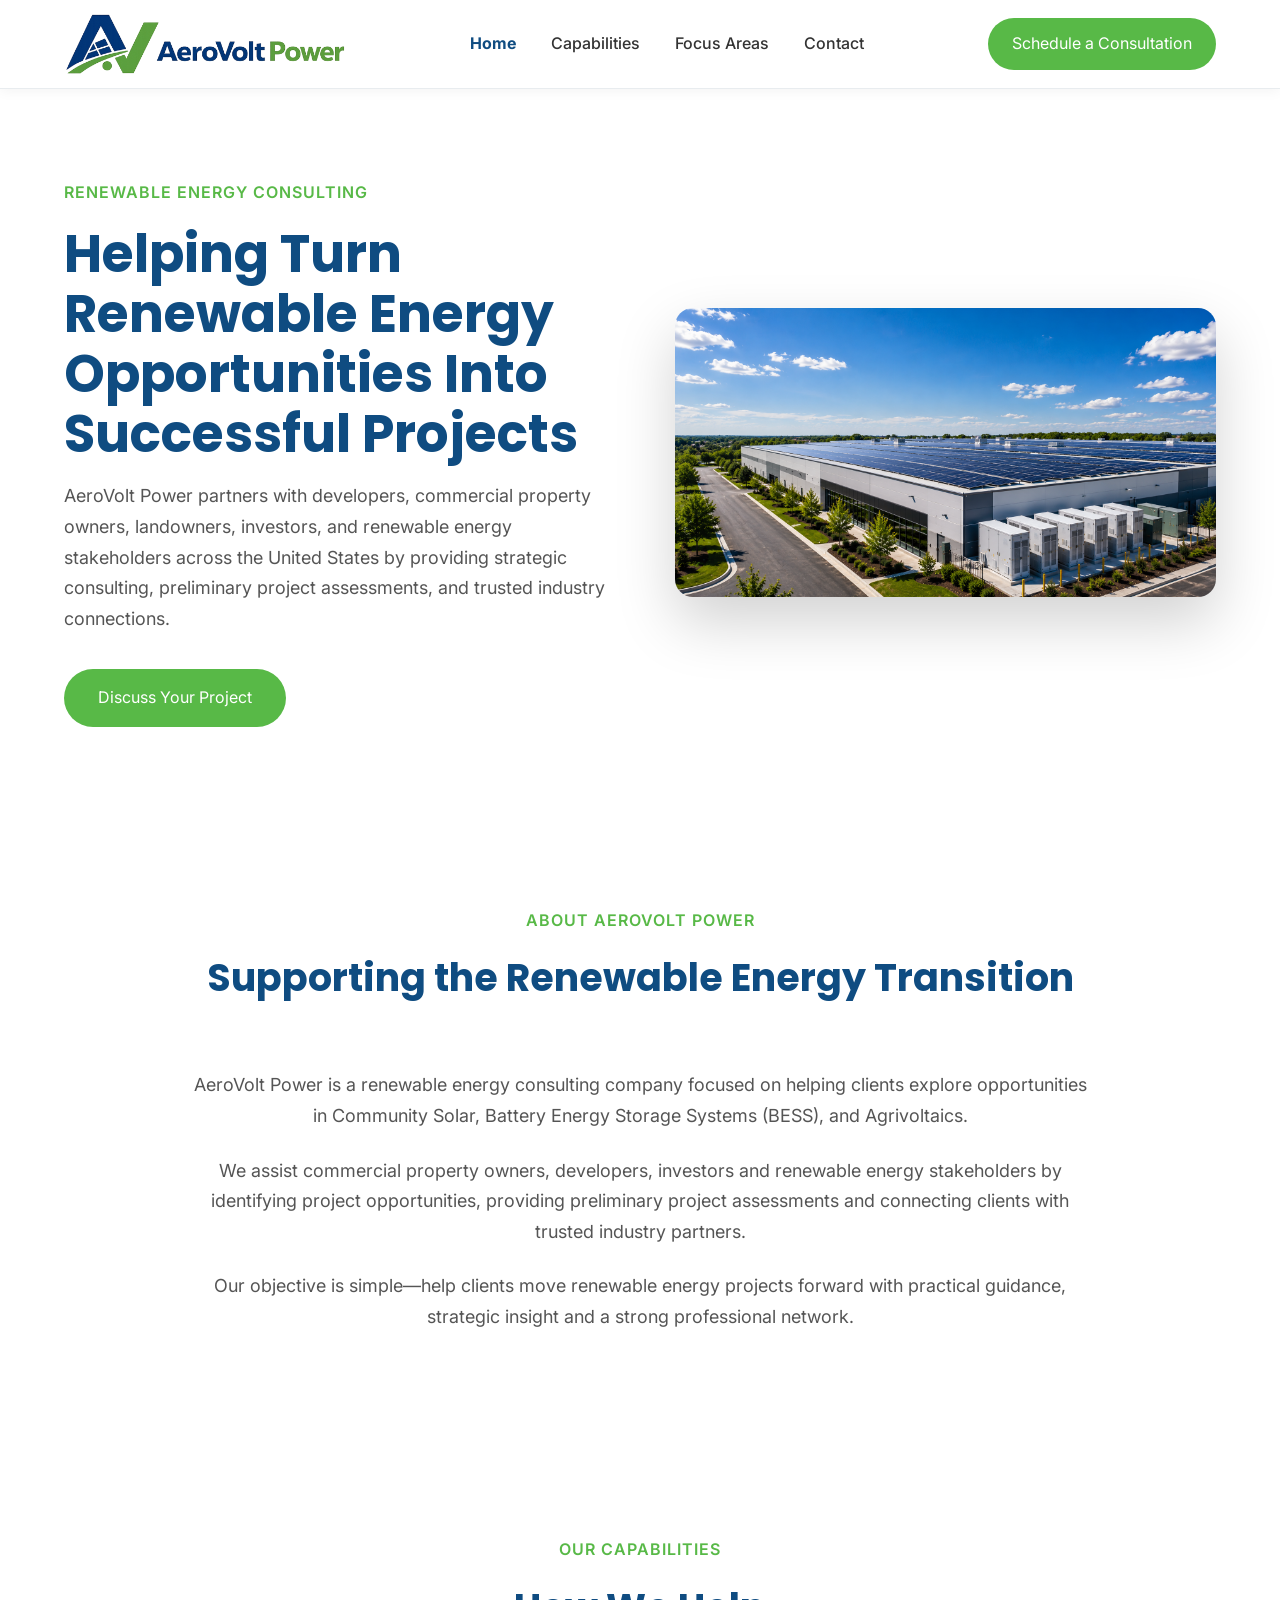
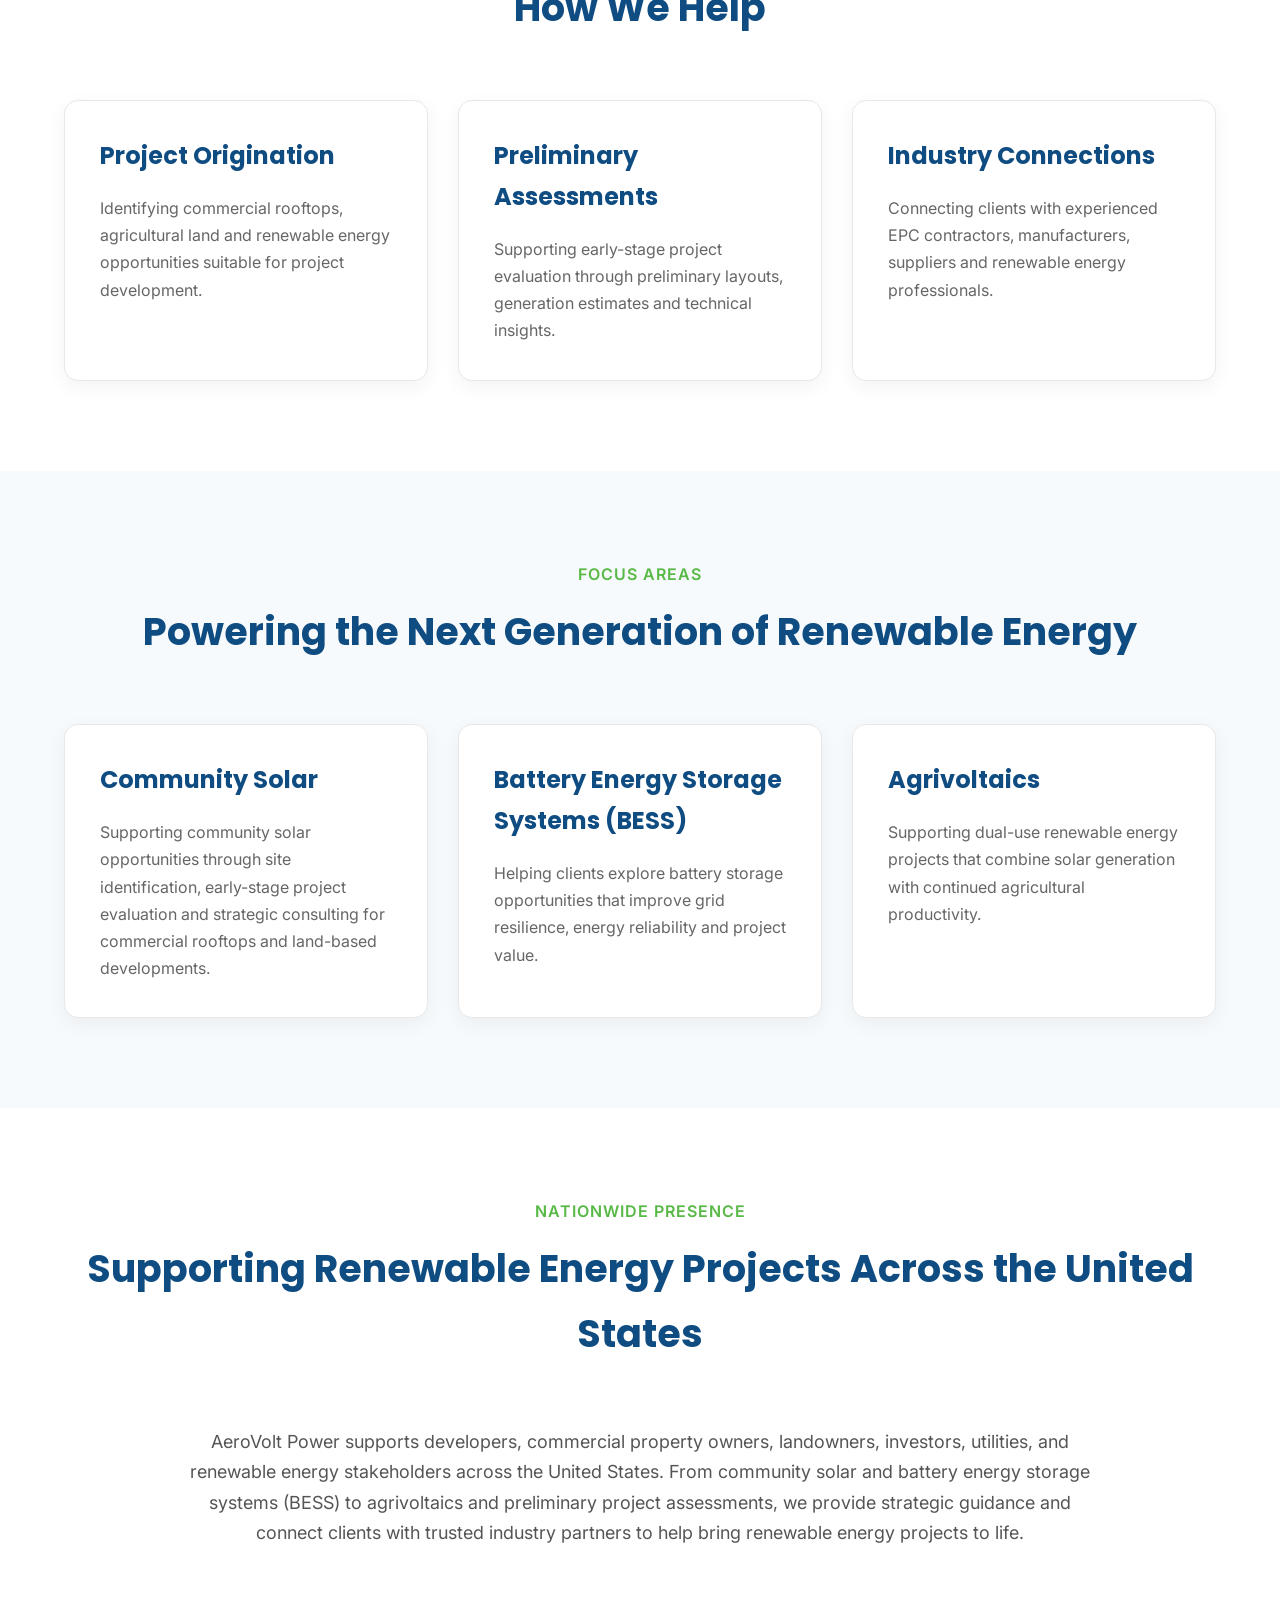
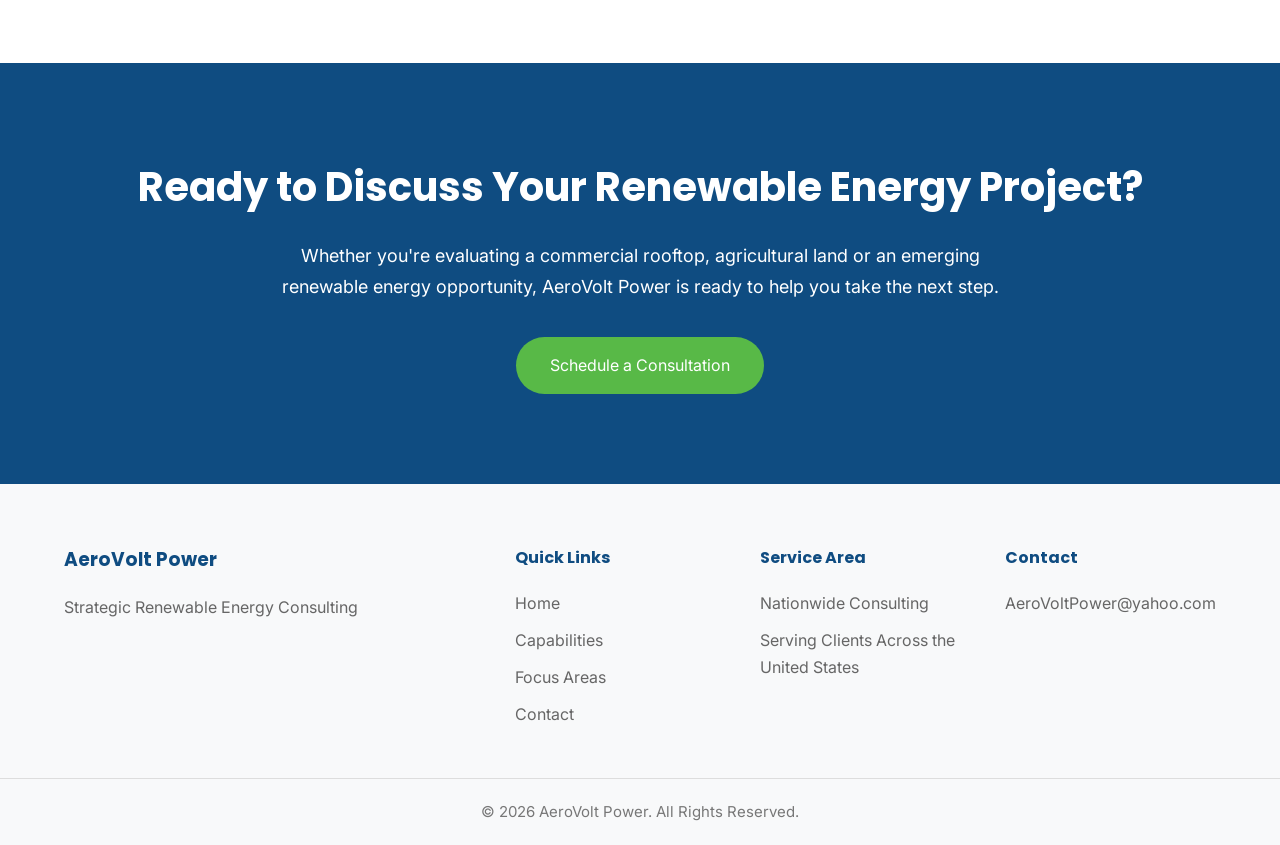
<file: index.html>
<!DOCTYPE html>
<html lang="en">

<head>

<meta charset="UTF-8">

<meta name="viewport" content="width=device-width, initial-scale=1.0">

<title>AeroVolt Power | Community Solar, BESS & Renewable Energy Consulting USA</title>
<meta name="description"
content="Strategic consulting for Community Solar, Battery Energy Storage Systems (BESS), Agrivoltaics, and renewable energy projects across the United States.">

<link rel="preconnect" href="https://fonts.googleapis.com">

<link rel="preconnect" href="https://fonts.gstatic.com" crossorigin>

<link href="https://fonts.googleapis.com/css2?family=Inter:wght@300;400;500;600&family=Poppins:wght@500;600;700&display=swap"
rel="stylesheet">

<link rel="stylesheet" href="style.css">
<link rel="icon" type="image/x-icon" href="favicon.PNG">
<link rel="icon" type="image/png" sizes="32x32" href="favicon-32X32.png">
<link rel="icon" type="image/png" sizes="16x16" href="favicon-16X16.png">
<link rel="apple-touch-icon" sizes="180x180" href="apple-touch-icon.png">

</head>

<body>

<header>

<div class="container">

<a href="index.html" class="logo">
    <img src="logo.PNG" alt="AeroVolt Power Logo">
</a>

<nav>

<ul>

<li><a href="index.html">Home</a></li>

<li><a href="capabilities.html">Capabilities</a></li>

<li><a href="focus-areas.html">Focus Areas</a></li>

<li><a href="contact.html">Contact</a></li>

</ul>

</nav>

<a href="contact.html" class="btn-nav">

Schedule a Consultation

</a>

</div>

</header>

<section class="hero">

<div class="container hero-grid">

<div class="hero-text">

<span class="tagline">

Renewable Energy Consulting

</span>

<h1>

Helping Turn Renewable Energy Opportunities Into Successful Projects

</h1>

<p>

AeroVolt Power partners with developers, commercial property owners, landowners, investors, and renewable energy stakeholders across the United States by providing strategic consulting, preliminary project assessments, and trusted industry connections.

</p>

<a href="contact.html" class="btn-primary">

Discuss Your Project

</a>

</div>

<div class="hero-image">

<img src="hero-v2.webp" alt="Commercial rooftop solar with battery energy storage">

</div>

</div>

</section>
<section class="about">

<div class="container">

<div class="section-heading">

<span>About AeroVolt Power</span>

<h2>Supporting the Renewable Energy Transition</h2>

</div>

<div class="about-content">

<p>

AeroVolt Power is a renewable energy consulting company focused on helping clients
explore opportunities in Community Solar, Battery Energy Storage Systems (BESS),
and Agrivoltaics.

</p>

<p>

We assist commercial property owners, developers, investors and renewable energy
stakeholders by identifying project opportunities, providing preliminary project
assessments and connecting clients with trusted industry partners.

</p>

<p>

Our objective is simple—help clients move renewable energy projects forward with
practical guidance, strategic insight and a strong professional network.

</p>

</div>

</div>

</section>

<section class="services">

<div class="container">

<div class="section-heading">

<span>Our Capabilities</span>

<h2>How We Help</h2>

</div>

<div class="cards">

<div class="card">

<h3>Project Origination</h3>

<p>

Identifying commercial rooftops, agricultural land and renewable energy
opportunities suitable for project development.

</p>

</div>

<div class="card">

<h3>Preliminary Assessments</h3>

<p>

Supporting early-stage project evaluation through preliminary layouts,
generation estimates and technical insights.

</p>

</div>

<div class="card">

<h3>Industry Connections</h3>

<p>

Connecting clients with experienced EPC contractors, manufacturers,
suppliers and renewable energy professionals.

</p>

</div>

</div>

</div>

</section>
<section class="focus-areas">

<div class="container">

<div class="section-heading">

<span>Focus Areas</span>

<h2>Powering the Next Generation of Renewable Energy</h2>

</div>

<div class="cards">

<div class="card">

<h3>Community Solar</h3>

<p>

Supporting community solar opportunities through site identification,
early-stage project evaluation and strategic consulting for commercial
rooftops and land-based developments.

</p>

</div>

<div class="card">

<h3>Battery Energy Storage Systems (BESS)</h3>

<p>

Helping clients explore battery storage opportunities that improve
grid resilience, energy reliability and project value.

</p>

</div>

<div class="card">

<h3>Agrivoltaics</h3>

<p>

Supporting dual-use renewable energy projects that combine solar
generation with continued agricultural productivity.

</p>

</div>

</div>

</div>

</section>

<section class="service-area">

<div class="container">

<div class="section-heading">

<span>Nationwide Presence</span>

<h2>Supporting Renewable Energy Projects Across the United States</h2>

</div>

<div class="about-content">

<p>

AeroVolt Power supports developers, commercial property owners, landowners, investors, utilities, and renewable energy stakeholders across the United States. From community solar and battery energy storage systems (BESS) to agrivoltaics and preliminary project assessments, we provide strategic guidance and connect clients with trusted industry partners to help bring renewable energy projects to life.
</p>

</div>

</div>

</section>

<section class="cta">

<div class="container">

<h2>

Ready to Discuss Your Renewable Energy Project?

</h2>

<p>

Whether you're evaluating a commercial rooftop,
agricultural land or an emerging renewable energy
opportunity, AeroVolt Power is ready to help you
take the next step.

</p>

<a href="contact.html" class="btn-primary">

Schedule a Consultation

</a>

</div>

</section>
<footer>

<div class="container footer-content">

<div>

<h3>AeroVolt Power</h3>

<p>

Strategic Renewable Energy Consulting

</p>

</div>

<div>

<h4>Quick Links</h4>

<p><a href="index.html">Home</a></p>

<p><a href="capabilities.html">Capabilities</a></p>

<p><a href="focus-areas.html">Focus Areas</a></p>

<p><a href="contact.html">Contact</a></p>

</div>

<div>
<h4>Service Area</h4>

<p>Nationwide Consulting</p>

<p>Serving Clients Across the United States</p>
</div>

<div>    
<h4>Contact</h4>

<p>

<a href="mailto:AeroVoltPower@yahoo.com">

AeroVoltPower@yahoo.com

</a>

</p>

</div>

</div>

<div class="copyright">

© 2026 AeroVolt Power. All Rights Reserved.

</div>

</footer>

<script src="script.js"></script>

</body>

</html>
</file>
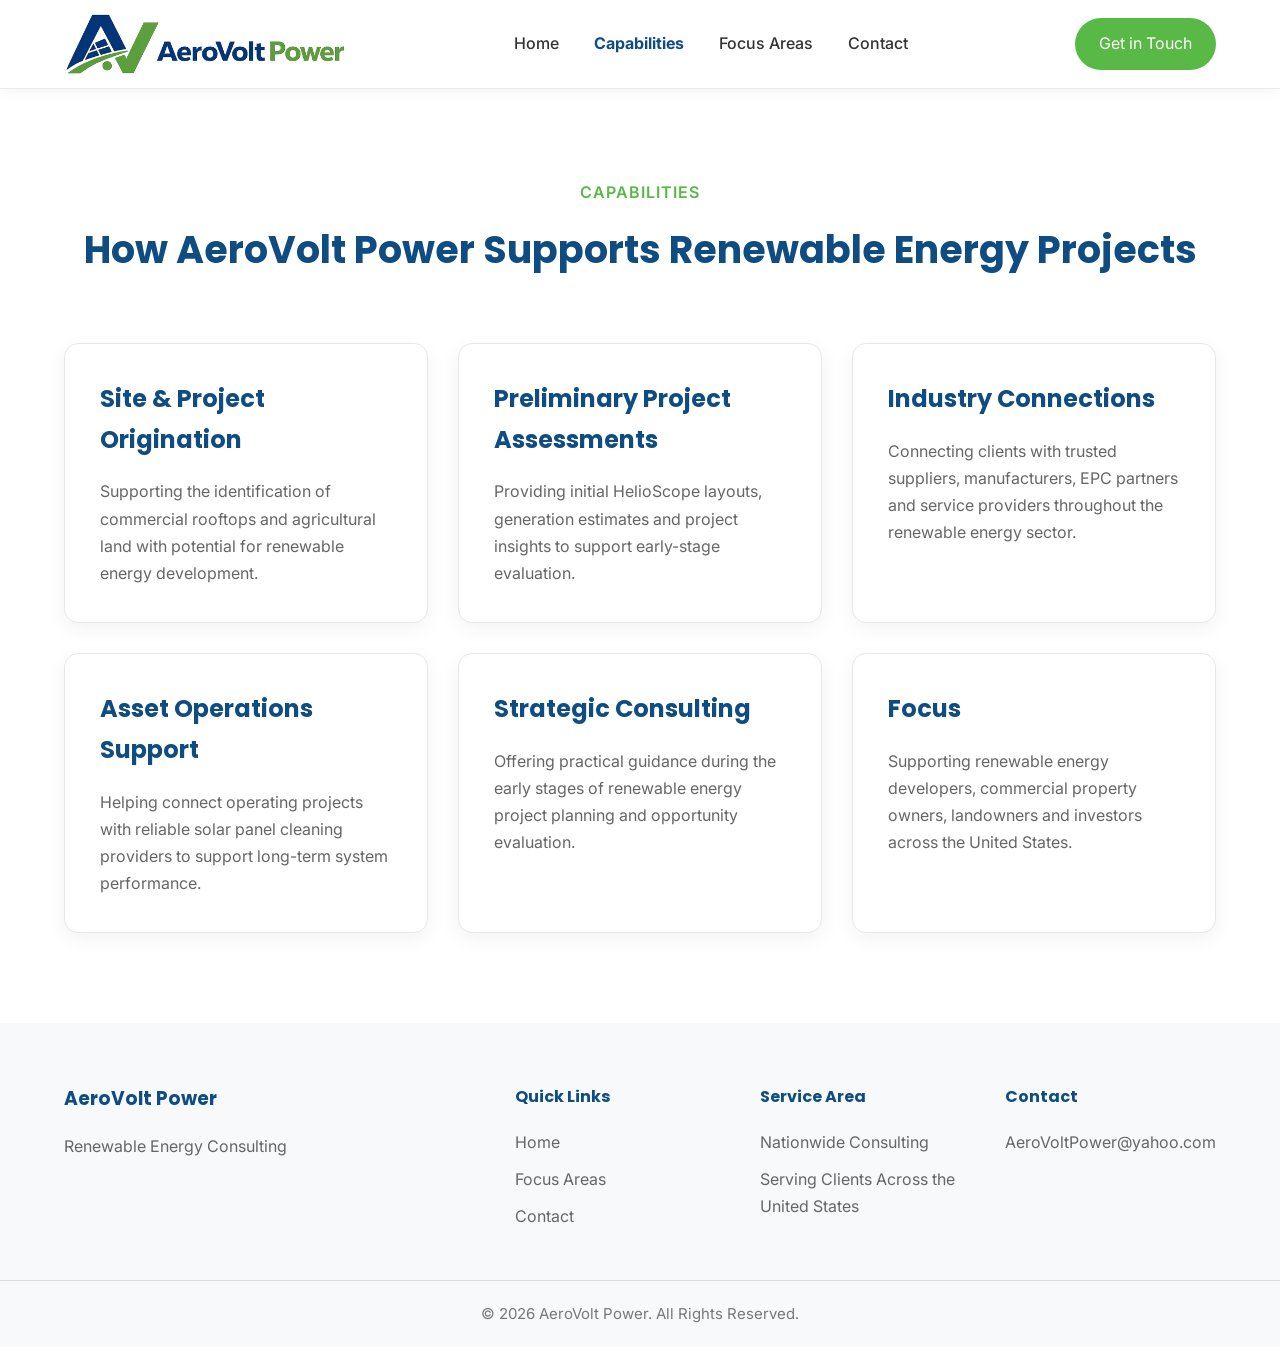
<file: capabilities.html>
<!DOCTYPE html>
<html lang="en">

<head>
    <meta charset="UTF-8">
    <meta name="viewport" content="width=device-width, initial-scale=1.0">

  <title>Renewable Energy Consulting Services | AeroVolt Power</title>

    <meta name="description"
        content="Explore AeroVolt Power's renewable energy consulting capabilities for Community Solar, Battery Energy Storage Systems (BESS), and Agrivoltaics.">

    <link rel="preconnect" href="https://fonts.googleapis.com">
    <link rel="preconnect" href="https://fonts.gstatic.com" crossorigin>

    <link href="https://fonts.googleapis.com/css2?family=Inter:wght@300;400;500;600&family=Poppins:wght@500;600;700&display=swap"
        rel="stylesheet">

    <link rel="stylesheet" href="style.css">
    <link rel="icon" type="image/x-icon" href="favicon.PNG">
<link rel="icon" type="image/png" sizes="32x32" href="favicon-32X32.png">
<link rel="icon" type="image/png" sizes="16x16" href="favicon-16X16.png">
<link rel="apple-touch-icon" sizes="180x180" href="apple-touch-icon.png">
</head>

<body>

<header>

<div class="container">

<a href="index.html" class="logo">
    <img src="logo.PNG" alt="AeroVolt Power Logo">
</a>

<nav>

<ul>

<li><a href="index.html">Home</a></li>
<li><a href="capabilities.html">Capabilities</a></li>
<li><a href="focus-areas.html">Focus Areas</a></li>
<li><a href="contact.html">Contact</a></li>

</ul>

</nav>

<a href="contact.html" class="btn-nav">

Get in Touch

</a>

</div>

</header>

<section>

<div class="container">

<div class="section-heading">

<span>Capabilities</span>

<h2>How AeroVolt Power Supports Renewable Energy Projects</h2>

</div>

<div class="cards">

<div class="card">

<h3>Site & Project Origination</h3>

<p>
Supporting the identification of commercial rooftops and agricultural land with
potential for renewable energy development.
</p>

</div>

<div class="card">

<h3>Preliminary Project Assessments</h3>

<p>
Providing initial HelioScope layouts, generation estimates and project insights
to support early-stage evaluation.
</p>

</div>

<div class="card">

<h3>Industry Connections</h3>

<p>
Connecting clients with trusted suppliers, manufacturers, EPC partners and
service providers throughout the renewable energy sector.
</p>

</div>

<div class="card">

<h3>Asset Operations Support</h3>

<p>
Helping connect operating projects with reliable solar panel cleaning providers
to support long-term system performance.
</p>

</div>

<div class="card">

<h3>Strategic Consulting</h3>

<p>
Offering practical guidance during the early stages of renewable energy project
planning and opportunity evaluation.
</p>

</div>

<div class="card">

<h3>Focus</h3>

<p>
Supporting renewable energy developers, commercial property owners, landowners and investors across the United States.
</p>

</div>

</div>

</div>

</section>

<footer>

<div class="container footer-content">

<div>

<h3>AeroVolt Power</h3>

<p>Renewable Energy Consulting</p>

</div>

<div>

<h4>Quick Links</h4>

<p><a href="index.html">Home</a></p>

<p><a href="focus-areas.html">Focus Areas</a></p>

<p><a href="contact.html">Contact</a></p>

</div>

<div>

<h4>Service Area</h4>

<p>Nationwide Consulting</p>

<p>Serving Clients Across the United States</p>

</div>

<div>

<h4>Contact</h4>

<p>AeroVoltPower@yahoo.com</p>

</div>

</div>

<div class="copyright">

© 2026 AeroVolt Power. All Rights Reserved.

</div>

</footer>

<script src="script.js"></script>

</body>

</html>
</file>
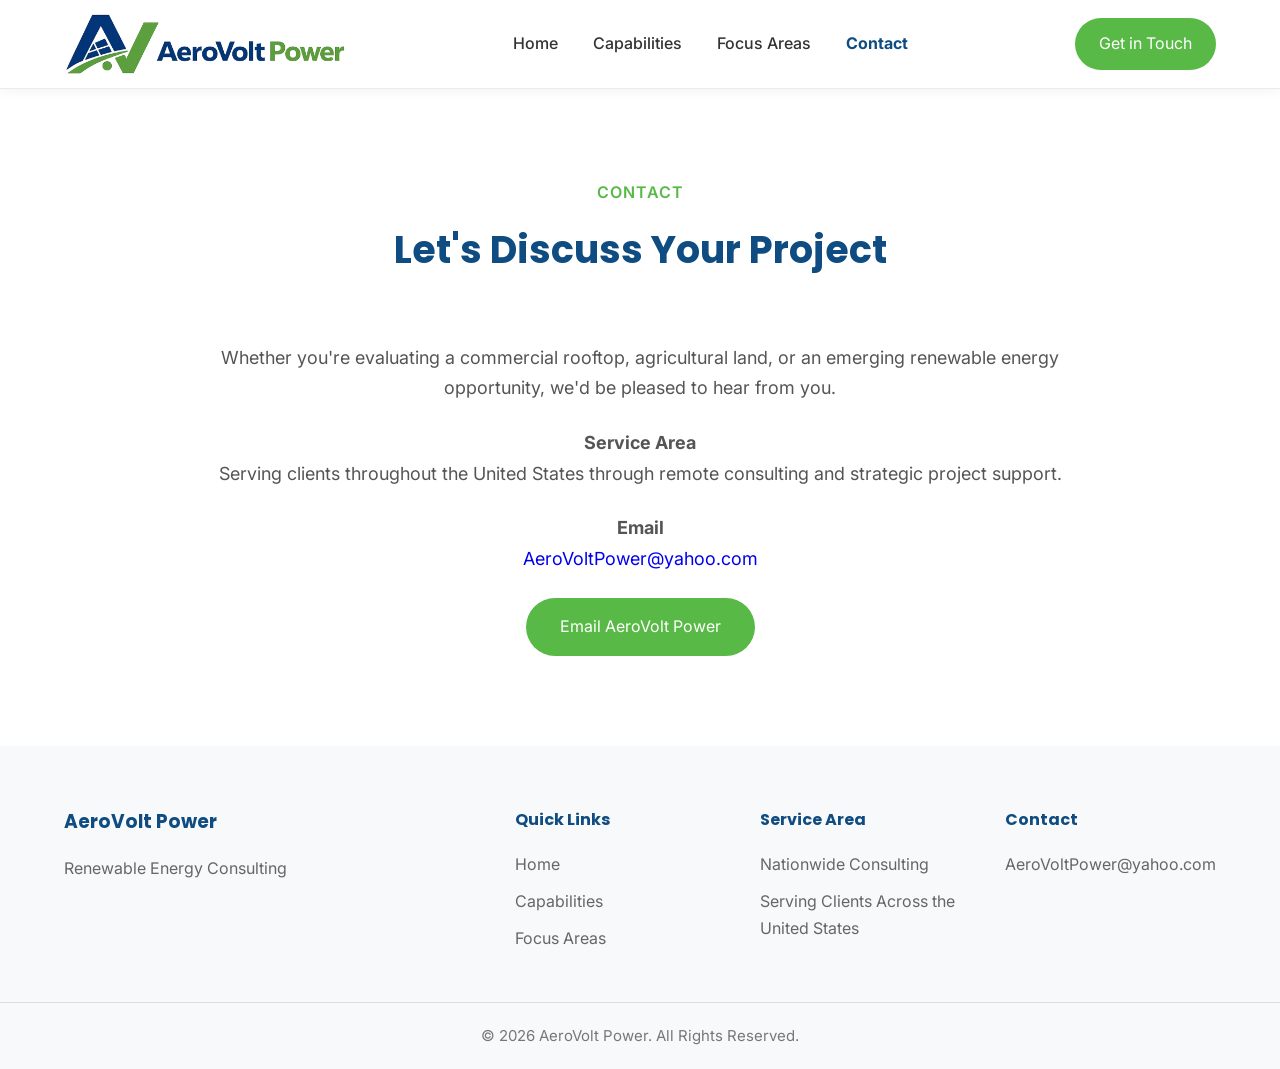
<file: contact.html>
<!DOCTYPE html>
<html lang="en">

<head>

<meta charset="UTF-8">

<meta name="description" content="Contact AeroVolt Power to discuss Community Solar, Battery Energy Storage Systems (BESS), Agrivoltaics, commercial rooftop screening, and renewable energy consulting services.">

<title>Contact AeroVolt Power | Renewable Energy Consulting</title>

<link rel="preconnect" href="https://fonts.googleapis.com">

<link rel="preconnect" href="https://fonts.gstatic.com" crossorigin>

<link href="https://fonts.googleapis.com/css2?family=Inter:wght@300;400;500;600&family=Poppins:wght@500;600;700&display=swap" rel="stylesheet">

<link rel="stylesheet" href="style.css">
<link rel="icon" type="image/x-icon" href="favicon.PNG">
<link rel="icon" type="image/png" sizes="32x32" href="favicon-32X32.png">
<link rel="icon" type="image/png" sizes="16x16" href="favicon-16X16.png">
<link rel="apple-touch-icon" sizes="180x180" href="apple-touch-icon.png">

</head>

<body>

<header>

<div class="container">

<a href="index.html" class="logo">
    <img src="logo.PNG" alt="AeroVolt Power Logo">
</a>

<nav>

<ul>

<li><a href="index.html">Home</a></li>

<li><a href="capabilities.html">Capabilities</a></li>

<li><a href="focus-areas.html">Focus Areas</a></li>

<li><a href="contact.html">Contact</a></li>

</ul>

</nav>

<a href="contact.html" class="btn-nav">

Get in Touch

</a>

</div>

</header>

<section>

<div class="container">

<div class="section-heading">

<span>Contact</span>

<h2>Let's Discuss Your Project</h2>

</div>

<div class="about-content">

<p>

Whether you're evaluating a commercial rooftop, agricultural land, or an emerging renewable energy opportunity, we'd be pleased to hear from you.

</p>

<p>

<strong>Service Area</strong><br>

Serving clients throughout the United States through remote consulting and strategic project support.

</p>

<p>

<strong>Email</strong><br>

<a href="mailto:AeroVoltPower@yahoo.com">AeroVoltPower@yahoo.com</a>

</p>

<a class="btn-primary" href="mailto:AeroVoltPower@yahoo.com">

Email AeroVolt Power

</a>

</div>

</div>

</section>

<footer>

<div class="container footer-content">

<div>

<h3>AeroVolt Power</h3>

<p>Renewable Energy Consulting</p>

</div>

<div>

<h4>Quick Links</h4>

<p><a href="index.html">Home</a></p>

<p><a href="capabilities.html">Capabilities</a></p>

<p><a href="focus-areas.html">Focus Areas</a></p>

</div>

<div>

<h4>Service Area</h4>

<p>Nationwide Consulting</p>

<p>Serving Clients Across the United States</p>
</div>

<div>

<h4>Contact</h4>

<p>AeroVoltPower@yahoo.com</p>

</div>

</div>

<div class="copyright">

© 2026 AeroVolt Power. All Rights Reserved.

</div>

</footer>

<script src="script.js"></script>

</body>

</html>
</file>
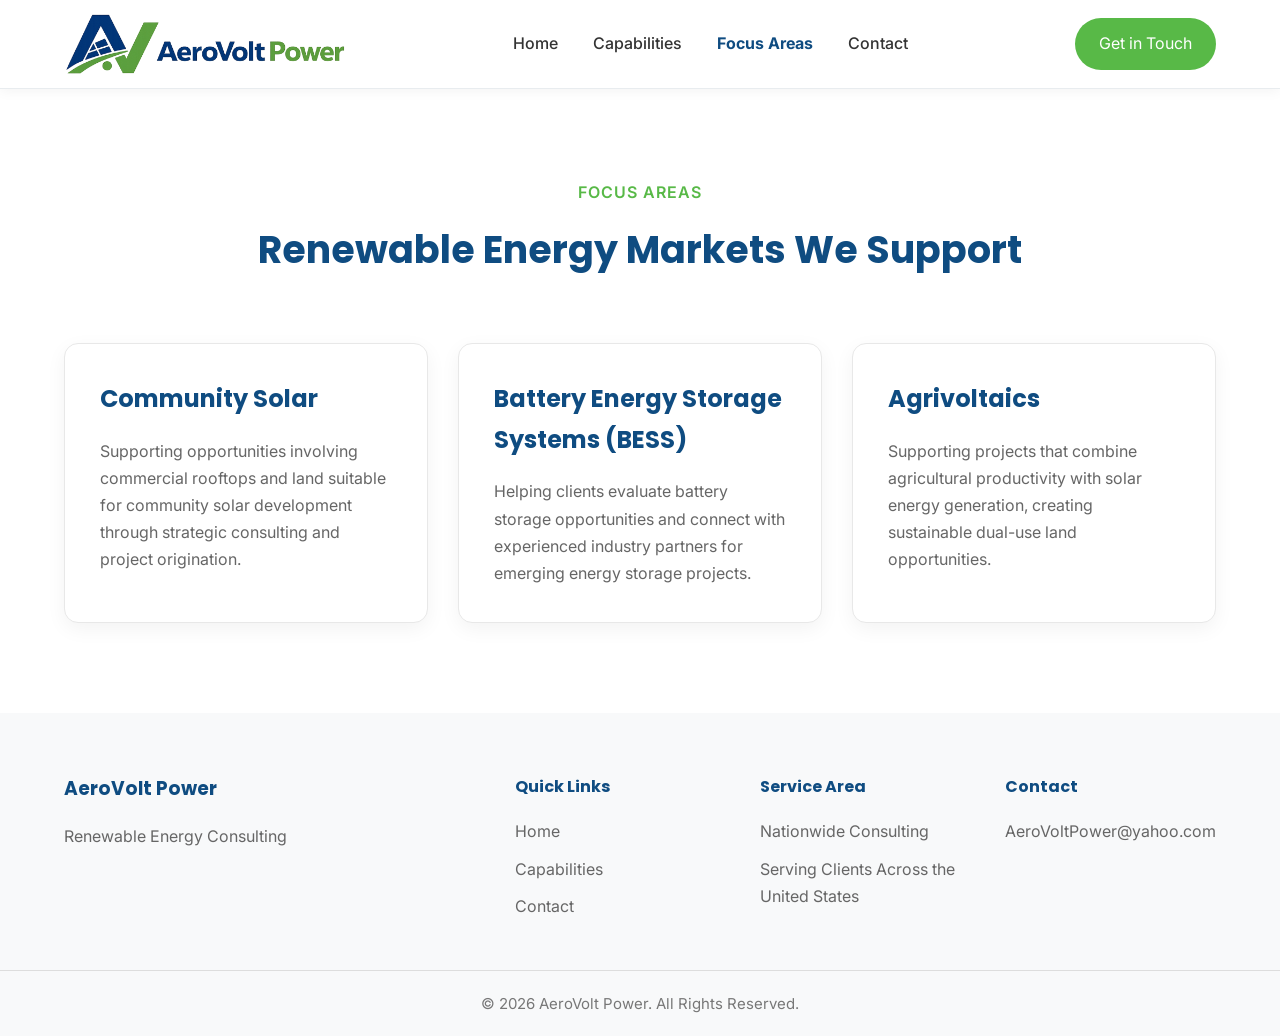
<file: focus-areas.html>
<!DOCTYPE html>
<html lang="en">

<head>
    <meta charset="UTF-8">
    <meta name="viewport" content="width=device-width, initial-scale=1.0">
   <title>Community Solar, BESS & Agrivoltaics | AeroVolt Power</title>
    <link rel="preconnect" href="https://fonts.googleapis.com">
    <link rel="preconnect" href="https://fonts.gstatic.com" crossorigin>

    <link href="https://fonts.googleapis.com/css2?family=Inter:wght@300;400;500;600&family=Poppins:wght@500;600;700&display=swap"
        rel="stylesheet">

    <link rel="stylesheet" href="style.css">
    <link rel="icon" type="image/x-icon" href="favicon.PNG">
<link rel="icon" type="image/png" sizes="32x32" href="favicon-32X32.png">
<link rel="icon" type="image/png" sizes="16x16" href="favicon-16X16.png">
<link rel="apple-touch-icon" sizes="180x180" href="apple-touch-icon.png">
</head>

<body>

<header>

<div class="container">

<a href="index.html" class="logo">
    <img src="logo.PNG" alt="AeroVolt Power Logo">
</a>

<nav>

<ul>

<li><a href="index.html">Home</a></li>
<li><a href="capabilities.html">Capabilities</a></li>
<li><a href="focus-areas.html">Focus Areas</a></li>
<li><a href="contact.html">Contact</a></li>

</ul>

</nav>

<a href="contact.html" class="btn-nav">

Get in Touch

</a>

</div>

</header>

<section>

<div class="container">

<div class="section-heading">

<span>Focus Areas</span>

<h2>Renewable Energy Markets We Support</h2>

</div>

<div class="cards">

<div class="card">

<h3>Community Solar</h3>

<p>

Supporting opportunities involving commercial rooftops and land suitable for community solar development through strategic consulting and project origination.

</p>

</div>

<div class="card">

<h3>Battery Energy Storage Systems (BESS)</h3>

<p>

Helping clients evaluate battery storage opportunities and connect with experienced industry partners for emerging energy storage projects.

</p>

</div>

<div class="card">

<h3>Agrivoltaics</h3>

<p>

Supporting projects that combine agricultural productivity with solar energy generation, creating sustainable dual-use land opportunities.

</p>

</div>

</div>

</div>

</section>

<footer>

<div class="container footer-content">

<div>

<h3>AeroVolt Power</h3>

<p>Renewable Energy Consulting</p>

</div>

<div>

<h4>Quick Links</h4>

<p><a href="index.html">Home</a></p>
<p><a href="capabilities.html">Capabilities</a></p>
<p><a href="contact.html">Contact</a></p>

</div>

<div>

<h4>Service Area</h4>

<p>Nationwide Consulting</p>

<p>Serving Clients Across the United States</p>

</div>

<div>

<h4>Contact</h4>

<p>AeroVoltPower@yahoo.com</p>

</div>

</div>

<div class="copyright">

© 2026 AeroVolt Power. All Rights Reserved.

</div>

</footer>

<script src="script.js"></script>

</body>

</html>
</file>
<file: style.css>
/* ===========================
   AeroVolt Power Website
   Global Styles
=========================== */

*{
    margin:0;
    padding:0;
    box-sizing:border-box;
}

html{
    scroll-behavior:smooth;
}

body{
    font-family:'Inter',sans-serif;
    color:#333;
    background:#ffffff;
    line-height:1.7;
}

img{
    max-width:100%;
    display:block;
}

a{
    text-decoration:none;
}

ul{
    list-style:none;
}

.container{
    width:90%;
    max-width:1200px;
    margin:auto;
}

/* ===========================
   Header
=========================== */

header{

    position:sticky;
    top:0;
    z-index:1000;

    background:rgba(255,255,255,0.98);

    backdrop-filter:blur(10px);

    border-bottom:1px solid #e8ecef;

    box-shadow:0 2px 12px rgba(0,0,0,.05);

}

header .container{

    display:flex;

    justify-content:space-between;

    align-items:center;

    padding:14px 0;

}

.logo{

    display:flex;

    align-items:center;

    text-decoration:none;

    transition:all .3s ease;

}

.logo:hover{

    opacity:.9;

}

.logo img{
    height:60px;
    width:auto;
    display:block;
}

nav ul{

    display:flex;

    gap:35px;

}

nav a{

    color:#333;

    font-weight:500;

    transition:.3s;

}
nav a.active{

    color:#0F4C81;

    font-weight:700;

}

nav a:hover{

    color:#0F4C81;

}

.btn-nav{

    background:#58B947;

    color:#fff;

    padding:12px 24px;

    border-radius:30px;

    transition:.3s;

}

.btn-nav:hover{

    background:#0F4C81;

}

/* ===========================
   Hero
=========================== */

.hero{

    padding:90px 0;

}

.hero-grid{

    display:grid;

    grid-template-columns:1fr 1fr;

    align-items:center;

    gap:70px;

}

.tagline{

    color:#58B947;

    font-weight:600;

    letter-spacing:1px;

    text-transform:uppercase;

}

.hero h1{

    font-family:'Poppins',sans-serif;

    font-size:52px;

    color:#0F4C81;

    line-height:1.15;

    margin:18px 0;

}

.hero p{

    font-size:18px;

    color:#555;

    margin-bottom:35px;

}

.btn-primary{

    display:inline-block;

    background:#58B947;

    color:#fff;

    padding:15px 34px;

    border-radius:35px;

    transition:.3s;

}

.btn-primary:hover{

    background:#0F4C81;

}

.hero-image img{

    width:100%;

    max-width:650px;

    height:auto;

    display:block;

    border-radius:18px;

    box-shadow:0 25px 60px rgba(0,0,0,.18);

    transition:transform .4s ease, box-shadow .4s ease;

}

.hero-image img:hover{

    transform:translateY(-6px);

    box-shadow:0 35px 70px rgba(0,0,0,.22);

}
/* ===========================
   Section Headings
=========================== */

section{
    padding:90px 0;
}

.section-heading{
    text-align:center;
    margin-bottom:60px;
}

.section-heading span{
    color:#58B947;
    text-transform:uppercase;
    font-weight:600;
    letter-spacing:1px;
}

.section-heading h2{
    margin-top:12px;
    font-size:38px;
    color:#0F4C81;
    font-family:'Poppins',sans-serif;
}

/* ===========================
   About
=========================== */

.about-content{
    max-width:900px;
    margin:auto;
    text-align:center;
}

.about-content p{
    margin-bottom:24px;
    font-size:18px;
    color:#555;
}

/* ===========================
   Cards
=========================== */

.cards{

    display:grid;

    grid-template-columns:repeat(3,1fr);

    gap:30px;

}

.card{

    background:#fff;

    padding:35px;

    border-radius:14px;

    border:1px solid #e8e8e8;

    transition:.35s;

    box-shadow:0 6px 20px rgba(0,0,0,.05);

}

.card:hover{

    transform:translateY(-8px);

    box-shadow:0 15px 40px rgba(0,0,0,.12);

}

.card h3{

    color:#0F4C81;

    margin-bottom:18px;

    font-size:24px;

    font-family:'Poppins',sans-serif;

}

.card p{

    color:#666;

}

/* ===========================
   Focus Areas
=========================== */

.focus-areas{

    background:#f7fafc;

}

/* ===========================
   Service Area
=========================== */

.service-area{

    text-align:center;

}

.states{

    display:flex;

    justify-content:center;

    gap:30px;

    margin-top:40px;

    flex-wrap:wrap;

}

.state{

    padding:18px 36px;

    border-radius:40px;

    background:#0F4C81;

    color:#fff;

    font-weight:600;

    min-width:180px;

}
/* ===========================
   CTA Section
=========================== */

.cta{

    background:#0F4C81;

    color:#ffffff;

    text-align:center;

}

.cta h2{

    font-family:'Poppins',sans-serif;

    font-size:40px;

    margin-bottom:20px;

}

.cta p{

    max-width:760px;

    margin:0 auto 35px;

    font-size:18px;

}

.cta .btn-primary{

    background:#58B947;

}

.cta .btn-primary:hover{

    background:#ffffff;

    color:#0F4C81;

}

/* ===========================
   Footer
=========================== */

footer{

    background:#f8f9fa;

    padding:60px 0 20px;

}

.footer-content{

    display:grid;

    grid-template-columns:2fr 1fr 1fr 1fr;

    gap:40px;

    margin-bottom:40px;

}

.footer-content h3,
.footer-content h4{

    color:#0F4C81;

    margin-bottom:18px;

    font-family:'Poppins',sans-serif;

}

.footer-content p,
.footer-content a{

    color:#666;

    margin-bottom:10px;

    display:block;

}

.footer-content a:hover{

    color:#58B947;

}

.copyright{

    text-align:center;

    border-top:1px solid #ddd;

    padding-top:20px;

    color:#777;

    font-size:15px;

}

/* ===========================
   Responsive
=========================== */

@media (max-width:992px){

.hero-grid{

grid-template-columns:1fr;

text-align:center;

}

.hero h1{

font-size:40px;

}

.cards{

grid-template-columns:1fr;

}

.footer-content{

grid-template-columns:1fr 1fr;

}

nav ul{

gap:20px;

}

}

@media (max-width:768px){

header .container{

flex-direction:column;

gap:20px;

}

nav ul{

flex-direction:column;

align-items:center;

gap:15px;

}

.hero{

padding:60px 0;

}

.hero h1{

font-size:32px;

}

.section-heading h2{

font-size:30px;

}

.footer-content{

grid-template-columns:1fr;

text-align:center;

}

.states{

flex-direction:column;

align-items:center;

}

.btn-nav,
.btn-primary{

display:inline-block;

}

}
</file>
